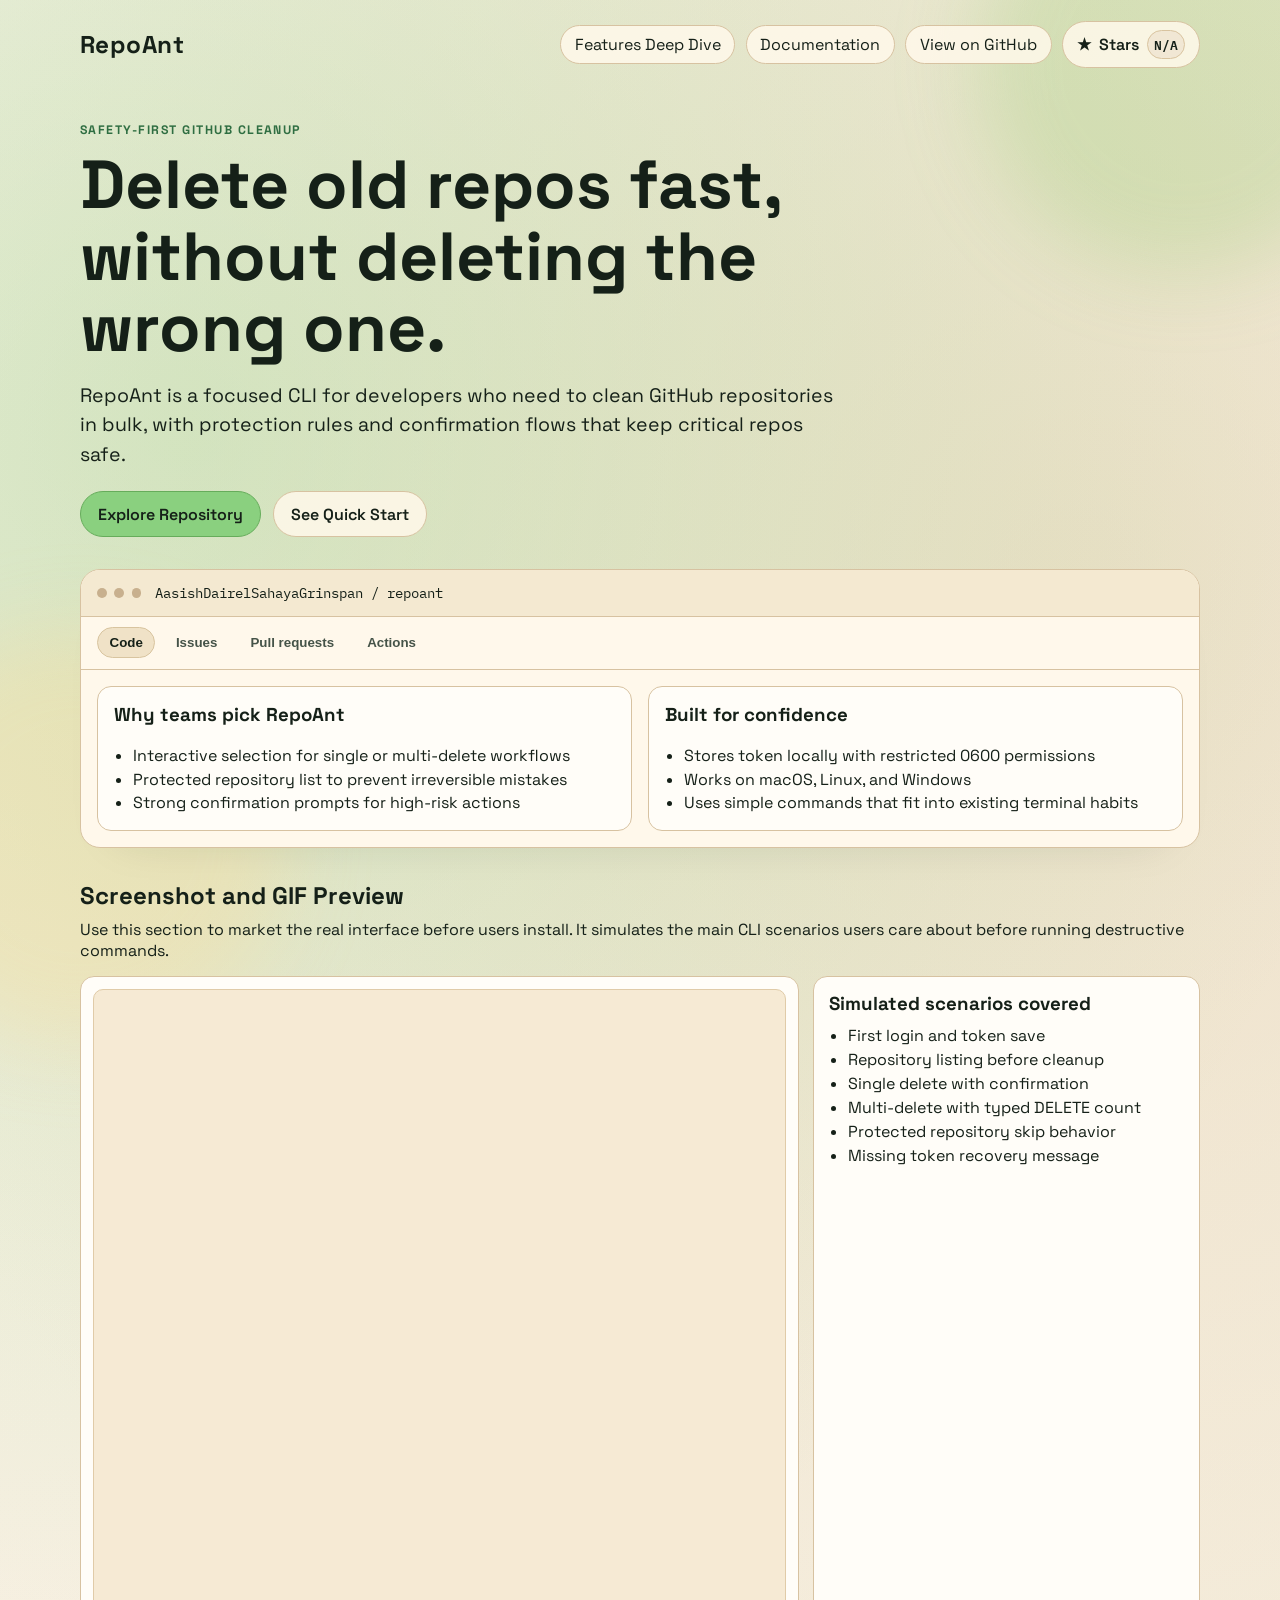
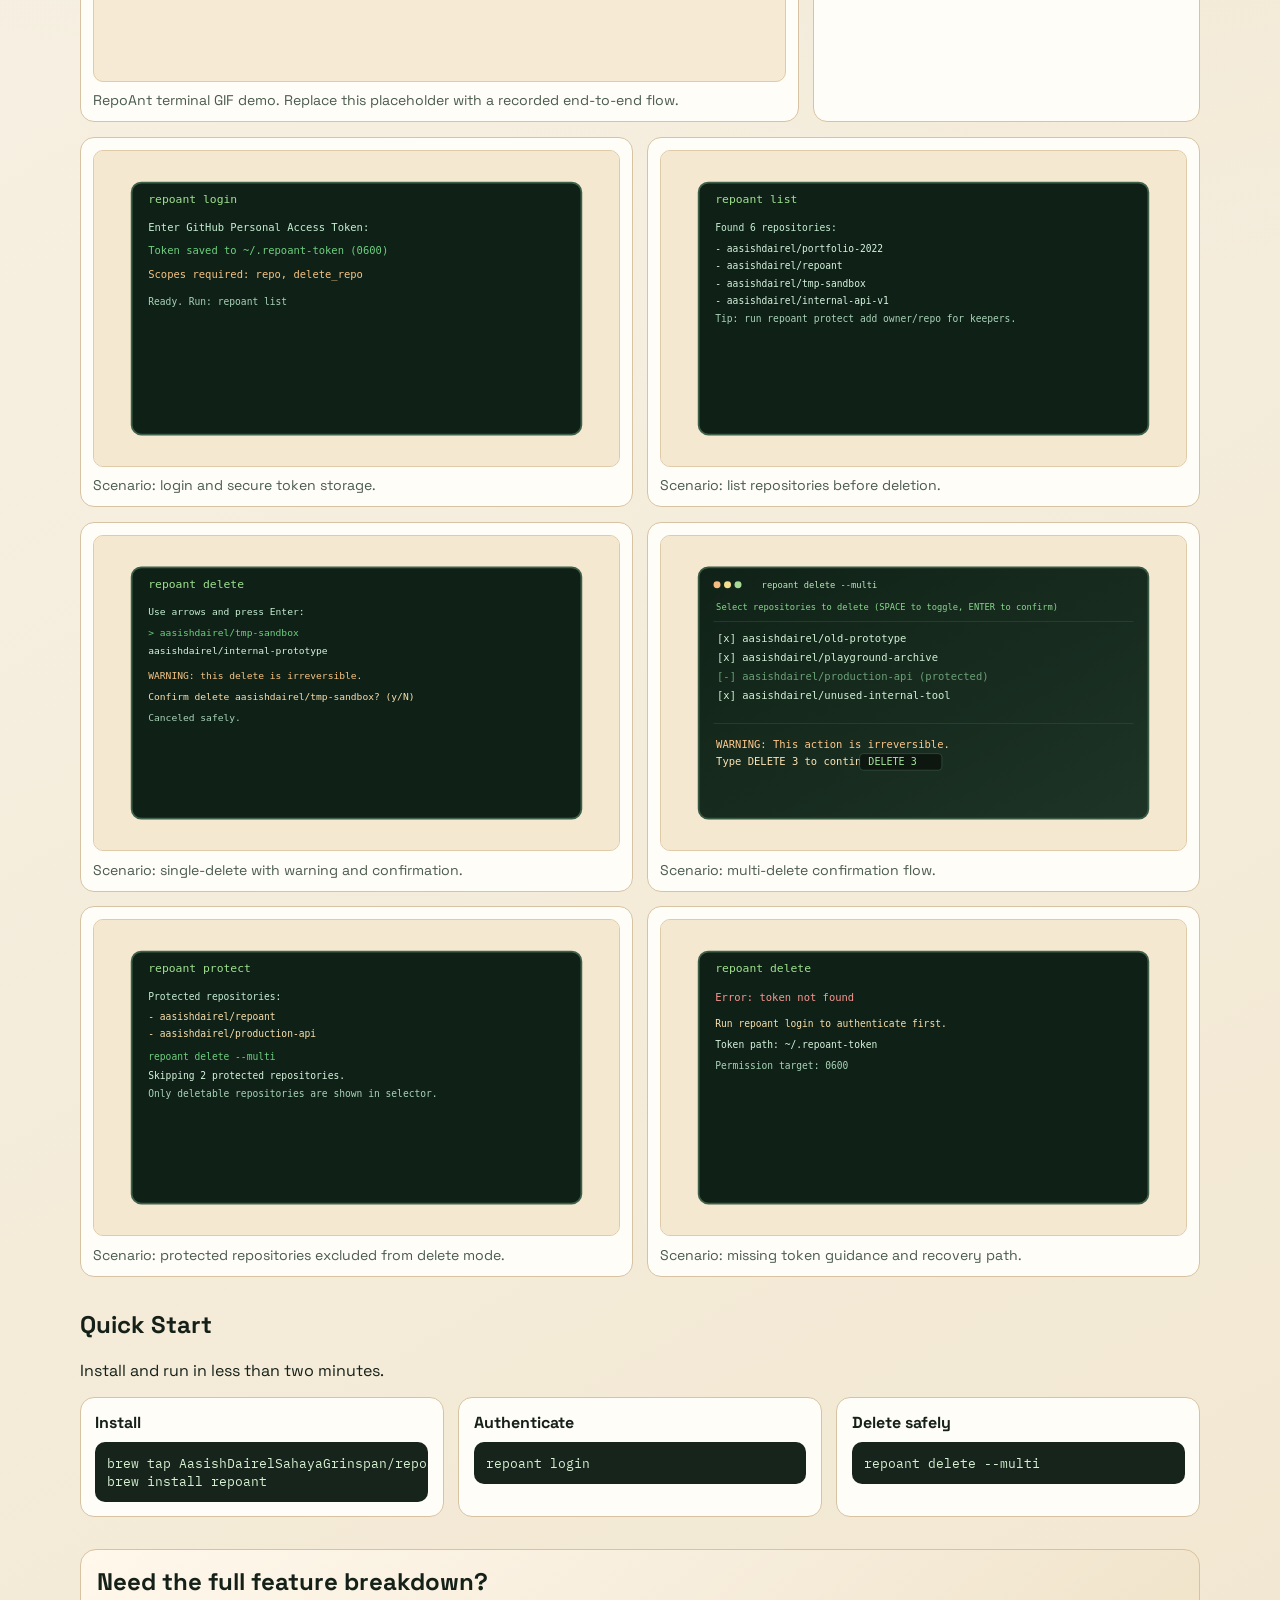
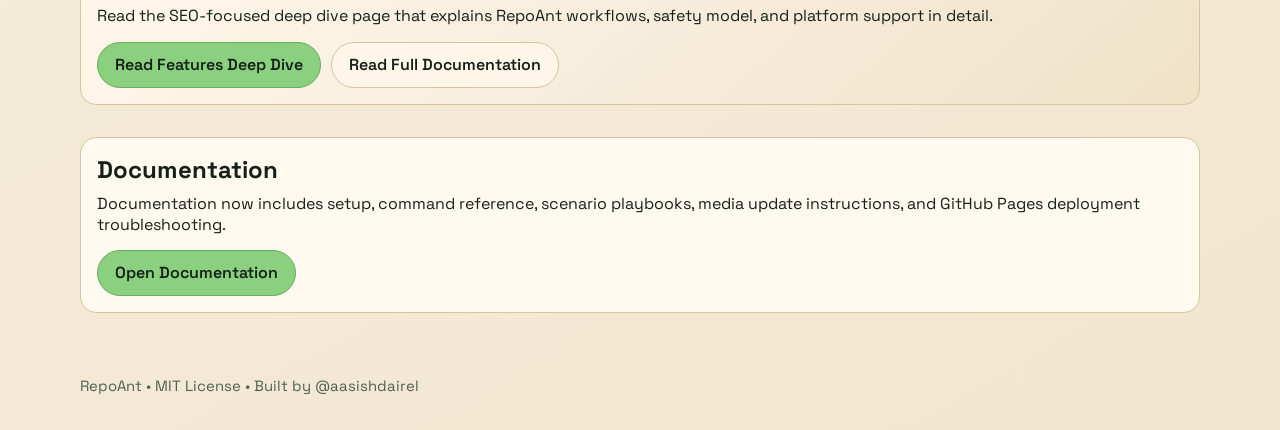
<file: website/index.html>
<!doctype html>
<html lang="en">
  <head>
    <meta charset="UTF-8" />
    <meta name="viewport" content="width=device-width, initial-scale=1.0" />
    <title>RepoAnt | Delete GitHub Repositories Safely</title>
    <meta
      name="description"
      content="RepoAnt is a safety-first CLI for listing, protecting, and deleting GitHub repositories with confidence."
    />
    <meta
      name="keywords"
      content="RepoAnt, GitHub repository deletion, delete GitHub repos, safe cleanup CLI, protected repositories"
    />
    <meta property="og:title" content="RepoAnt | Delete GitHub Repositories Safely" />
    <meta
      property="og:description"
      content="A safety-first CLI for repository cleanup with protected lists and explicit confirmation flows."
    />
    <meta property="og:type" content="website" />
    <meta property="og:url" content="https://aasishdairelsahayagrinspan.github.io/RepoAnt/" />
    <link rel="canonical" href="https://aasishdairelsahayagrinspan.github.io/RepoAnt/" />
    <link rel="preconnect" href="https://fonts.googleapis.com" />
    <link rel="preconnect" href="https://fonts.gstatic.com" crossorigin />
    <link
      href="https://fonts.googleapis.com/css2?family=Space+Grotesk:wght@400;500;700&family=IBM+Plex+Mono:wght@400;600&display=swap"
      rel="stylesheet"
    />
    <link rel="stylesheet" href="styles.css" />
  </head>
  <body data-owner="AasishDairelSahayaGrinspan" data-repo="repoant">
    <div class="bg-orb orb-a" aria-hidden="true"></div>
    <div class="bg-orb orb-b" aria-hidden="true"></div>

    <header class="topbar">
      <a class="brand" href="index.html">RepoAnt</a>
      <div class="repo-actions">
        <a class="ghost-btn" href="features.html">Features Deep Dive</a>
        <a class="ghost-btn" href="documentation.html">Documentation</a>
        <a
          id="repo-link"
          class="ghost-btn"
          href="https://github.com/AasishDairelSahayaGrinspan/repoant"
          target="_blank"
          rel="noreferrer"
        >
          View on GitHub
        </a>
        <a id="star-link" class="star-btn" href="#" target="_blank" rel="noreferrer">
          <span class="star-icon" aria-hidden="true">★</span>
          <span>Stars</span>
          <span id="star-count" class="count-pill">...</span>
        </a>
      </div>
    </header>

    <main>
      <section class="hero reveal">
        <p class="eyebrow">Safety-first GitHub cleanup</p>
        <h1>Delete old repos fast, without deleting the wrong one.</h1>
        <p class="lead">
          RepoAnt is a focused CLI for developers who need to clean GitHub repositories in bulk,
          with protection rules and confirmation flows that keep critical repos safe.
        </p>
        <div class="hero-cta">
          <a
            class="primary-btn"
            href="https://github.com/AasishDairelSahayaGrinspan/repoant"
            target="_blank"
            rel="noreferrer"
          >
            Explore Repository
          </a>
          <a class="secondary-btn" href="#quickstart">See Quick Start</a>
        </div>
      </section>

      <section class="repo-shell reveal">
        <div class="repo-shell-header">
          <span class="dot"></span>
          <span class="dot"></span>
          <span class="dot"></span>
          <p>AasishDairelSahayaGrinspan / repoant</p>
        </div>
        <div class="repo-shell-tabs">
          <button class="active" type="button">Code</button>
          <button type="button">Issues</button>
          <button type="button">Pull requests</button>
          <button type="button">Actions</button>
        </div>
        <div class="repo-grid">
          <article>
            <h3>Why teams pick RepoAnt</h3>
            <ul>
              <li>Interactive selection for single or multi-delete workflows</li>
              <li>Protected repository list to prevent irreversible mistakes</li>
              <li>Strong confirmation prompts for high-risk actions</li>
            </ul>
          </article>
          <article>
            <h3>Built for confidence</h3>
            <ul>
              <li>Stores token locally with restricted 0600 permissions</li>
              <li>Works on macOS, Linux, and Windows</li>
              <li>Uses simple commands that fit into existing terminal habits</li>
            </ul>
          </article>
        </div>
      </section>

      <section id="showcase" class="showcase reveal">
        <h2>Screenshot and GIF Preview</h2>
        <p>
          Use this section to market the real interface before users install. It simulates the
          main CLI scenarios users care about before running destructive commands.
        </p>

        <div class="media-featured">
          <figure class="media-card media-card-large">
            <img
              src="assets/repoant-demo.gif"
              alt="RepoAnt terminal GIF demo"
              loading="lazy"
            />
            <figcaption>
              RepoAnt terminal GIF demo. Replace this placeholder with a recorded end-to-end flow.
            </figcaption>
          </figure>
          <div class="scenario-list" aria-label="Simulated scenarios covered">
            <h3>Simulated scenarios covered</h3>
            <ul>
              <li>First login and token save</li>
              <li>Repository listing before cleanup</li>
              <li>Single delete with confirmation</li>
              <li>Multi-delete with typed DELETE count</li>
              <li>Protected repository skip behavior</li>
              <li>Missing token recovery message</li>
            </ul>
          </div>
        </div>

        <div class="scenario-grid" aria-label="RepoAnt scenario screenshots">
          <figure class="media-card">
            <img
              src="assets/scenario-login.svg"
              alt="RepoAnt login scenario screenshot"
              loading="lazy"
            />
            <figcaption>Scenario: login and secure token storage.</figcaption>
          </figure>
          <figure class="media-card">
            <img
              src="assets/scenario-list.svg"
              alt="RepoAnt list repositories scenario screenshot"
              loading="lazy"
            />
            <figcaption>Scenario: list repositories before deletion.</figcaption>
          </figure>
          <figure class="media-card">
            <img
              src="assets/scenario-single-delete.svg"
              alt="RepoAnt single-delete scenario screenshot"
              loading="lazy"
            />
            <figcaption>Scenario: single-delete with warning and confirmation.</figcaption>
          </figure>
          <figure class="media-card">
            <img
              src="assets/repoant-screenshot.svg"
              alt="RepoAnt terminal screenshot showing safe multi-delete confirmation"
              loading="lazy"
            />
            <figcaption>Scenario: multi-delete confirmation flow.</figcaption>
          </figure>
          <figure class="media-card">
            <img
              src="assets/scenario-protected.svg"
              alt="RepoAnt protected repository scenario screenshot"
              loading="lazy"
            />
            <figcaption>Scenario: protected repositories excluded from delete mode.</figcaption>
          </figure>
          <figure class="media-card">
            <img
              src="assets/scenario-token-missing.svg"
              alt="RepoAnt missing token scenario screenshot"
              loading="lazy"
            />
            <figcaption>Scenario: missing token guidance and recovery path.</figcaption>
          </figure>
        </div>
      </section>

      <section id="quickstart" class="quickstart reveal">
        <h2>Quick Start</h2>
        <p>Install and run in less than two minutes.</p>
        <div class="commands">
          <div class="command-card">
            <h4>Install</h4>
            <pre><code>brew tap AasishDairelSahayaGrinspan/repoant
brew install repoant</code></pre>
          </div>
          <div class="command-card">
            <h4>Authenticate</h4>
            <pre><code>repoant login</code></pre>
          </div>
          <div class="command-card">
            <h4>Delete safely</h4>
            <pre><code>repoant delete --multi</code></pre>
          </div>
        </div>
      </section>

      <section class="seo-cta reveal">
        <h2>Need the full feature breakdown?</h2>
        <p>
          Read the SEO-focused deep dive page that explains RepoAnt workflows, safety model,
          and platform support in detail.
        </p>
        <div class="cta-row">
          <a class="primary-btn" href="features.html">Read Features Deep Dive</a>
          <a class="secondary-btn" href="documentation.html">Read Full Documentation</a>
        </div>
      </section>

      <section class="docs-hub reveal">
        <h2>Documentation</h2>
        <p>
          Documentation now includes setup, command reference, scenario playbooks, media update
          instructions, and GitHub Pages deployment troubleshooting.
        </p>
        <a class="primary-btn" href="documentation.html">Open Documentation</a>
      </section>
    </main>

    <footer class="reveal">
      <p>RepoAnt • MIT License • Built by @aasishdairel</p>
    </footer>

    <script src="script.js"></script>
  </body>
</html>
</file>
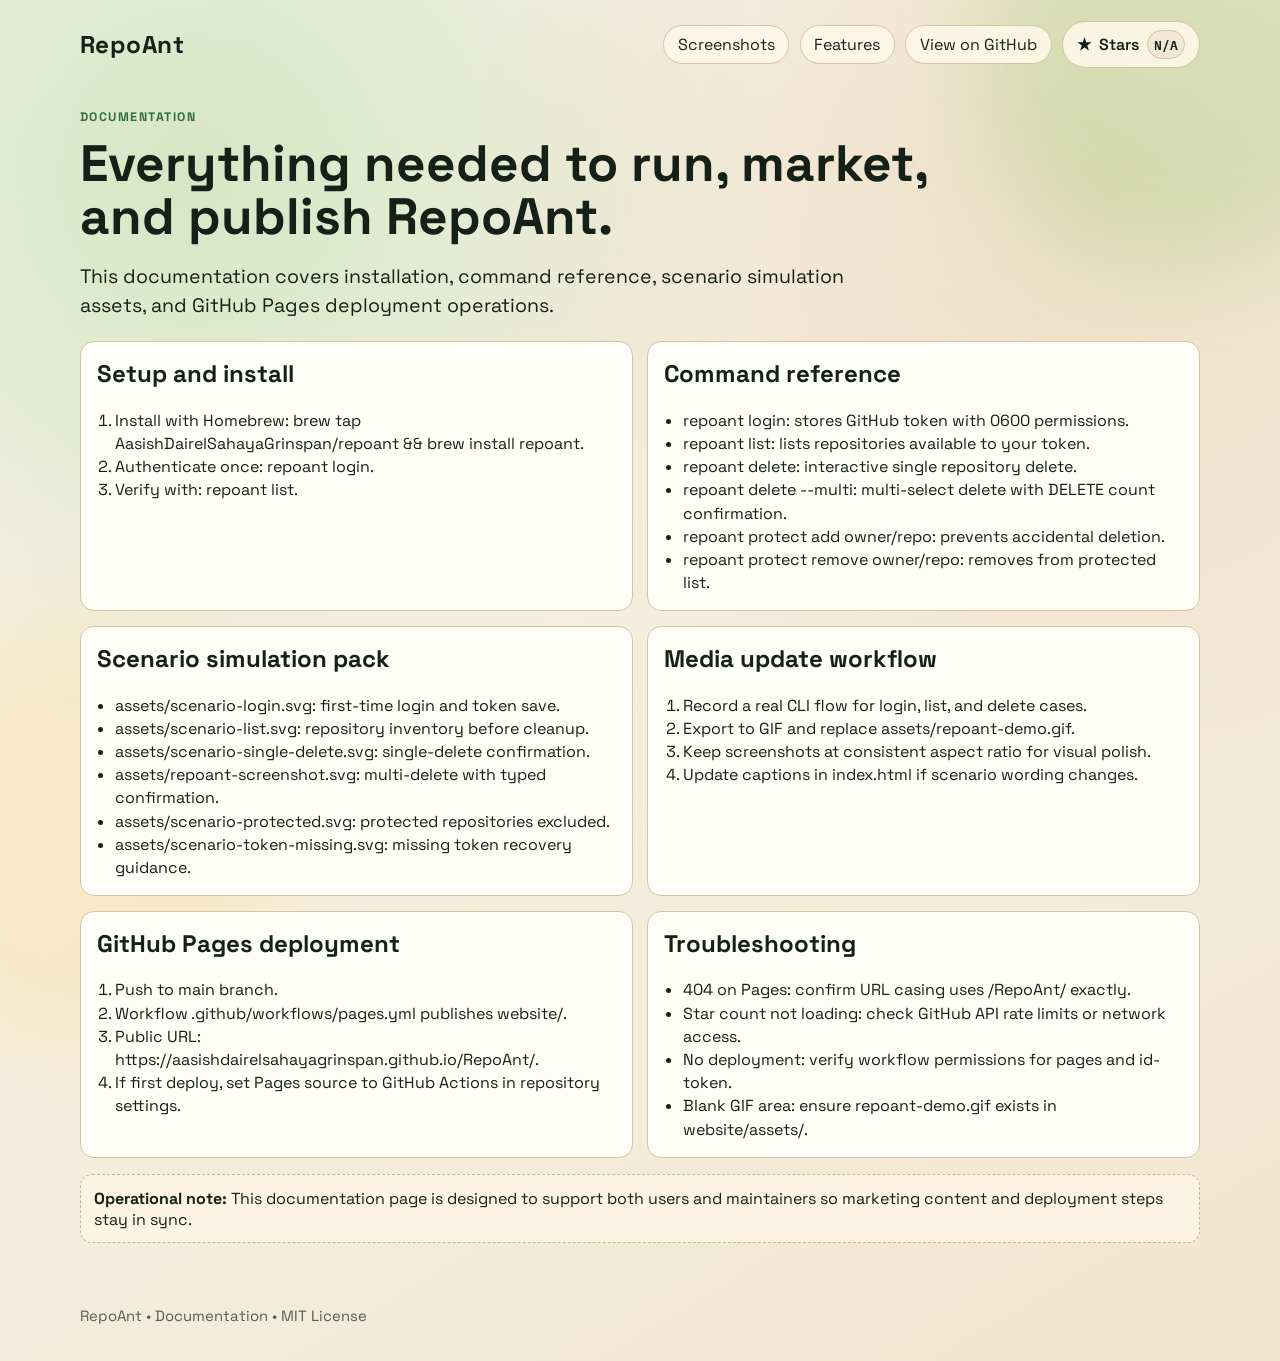
<file: website/documentation.html>
<!doctype html>
<html lang="en">
  <head>
    <meta charset="UTF-8" />
    <meta name="viewport" content="width=device-width, initial-scale=1.0" />
    <title>RepoAnt Documentation | Setup, Commands, Scenarios, and Deployment</title>
    <meta
      name="description"
      content="Complete RepoAnt documentation for setup, command usage, scenario simulations, media updates, and GitHub Pages deployment."
    />
    <meta
      name="keywords"
      content="RepoAnt documentation, RepoAnt commands, GitHub repo cleanup CLI, GitHub Pages deployment, RepoAnt scenarios"
    />
    <meta property="og:title" content="RepoAnt Documentation" />
    <meta
      property="og:description"
      content="Read full RepoAnt documentation including install, command reference, scenario playbooks, and deployment troubleshooting."
    />
    <meta property="og:type" content="website" />
    <meta
      property="og:url"
      content="https://aasishdairelsahayagrinspan.github.io/RepoAnt/documentation.html"
    />
    <link
      rel="canonical"
      href="https://aasishdairelsahayagrinspan.github.io/RepoAnt/documentation.html"
    />
    <link rel="preconnect" href="https://fonts.googleapis.com" />
    <link rel="preconnect" href="https://fonts.gstatic.com" crossorigin />
    <link
      href="https://fonts.googleapis.com/css2?family=Space+Grotesk:wght@400;500;700&family=IBM+Plex+Mono:wght@400;600&display=swap"
      rel="stylesheet"
    />
    <link rel="stylesheet" href="styles.css" />
  </head>
  <body data-owner="AasishDairelSahayaGrinspan" data-repo="repoant">
    <div class="bg-orb orb-a" aria-hidden="true"></div>
    <div class="bg-orb orb-b" aria-hidden="true"></div>

    <header class="topbar">
      <a class="brand" href="index.html">RepoAnt</a>
      <div class="repo-actions">
        <a class="ghost-btn" href="index.html#showcase">Screenshots</a>
        <a class="ghost-btn" href="features.html">Features</a>
        <a id="repo-link" class="ghost-btn" href="#" target="_blank" rel="noreferrer">
          View on GitHub
        </a>
        <a id="star-link" class="star-btn" href="#" target="_blank" rel="noreferrer">
          <span class="star-icon" aria-hidden="true">★</span>
          <span>Stars</span>
          <span id="star-count" class="count-pill">...</span>
        </a>
      </div>
    </header>

    <main class="docs-main">
      <section class="deep-hero reveal">
        <p class="eyebrow">Documentation</p>
        <h1>Everything needed to run, market, and publish RepoAnt.</h1>
        <p class="lead">
          This documentation covers installation, command reference, scenario simulation assets,
          and GitHub Pages deployment operations.
        </p>
      </section>

      <section class="docs-grid reveal" aria-label="RepoAnt documentation sections">
        <article class="docs-card">
          <h2>Setup and install</h2>
          <ol>
            <li>Install with Homebrew: brew tap AasishDairelSahayaGrinspan/repoant && brew install repoant.</li>
            <li>Authenticate once: repoant login.</li>
            <li>Verify with: repoant list.</li>
          </ol>
        </article>

        <article class="docs-card">
          <h2>Command reference</h2>
          <ul>
            <li>repoant login: stores GitHub token with 0600 permissions.</li>
            <li>repoant list: lists repositories available to your token.</li>
            <li>repoant delete: interactive single repository delete.</li>
            <li>repoant delete --multi: multi-select delete with DELETE count confirmation.</li>
            <li>repoant protect add owner/repo: prevents accidental deletion.</li>
            <li>repoant protect remove owner/repo: removes from protected list.</li>
          </ul>
        </article>

        <article class="docs-card">
          <h2>Scenario simulation pack</h2>
          <ul>
            <li>assets/scenario-login.svg: first-time login and token save.</li>
            <li>assets/scenario-list.svg: repository inventory before cleanup.</li>
            <li>assets/scenario-single-delete.svg: single-delete confirmation.</li>
            <li>assets/repoant-screenshot.svg: multi-delete with typed confirmation.</li>
            <li>assets/scenario-protected.svg: protected repositories excluded.</li>
            <li>assets/scenario-token-missing.svg: missing token recovery guidance.</li>
          </ul>
        </article>

        <article class="docs-card">
          <h2>Media update workflow</h2>
          <ol>
            <li>Record a real CLI flow for login, list, and delete cases.</li>
            <li>Export to GIF and replace assets/repoant-demo.gif.</li>
            <li>Keep screenshots at consistent aspect ratio for visual polish.</li>
            <li>Update captions in index.html if scenario wording changes.</li>
          </ol>
        </article>

        <article class="docs-card">
          <h2>GitHub Pages deployment</h2>
          <ol>
            <li>Push to main branch.</li>
            <li>Workflow .github/workflows/pages.yml publishes website/.</li>
            <li>Public URL: https://aasishdairelsahayagrinspan.github.io/RepoAnt/.</li>
            <li>If first deploy, set Pages source to GitHub Actions in repository settings.</li>
          </ol>
        </article>

        <article class="docs-card">
          <h2>Troubleshooting</h2>
          <ul>
            <li>404 on Pages: confirm URL casing uses /RepoAnt/ exactly.</li>
            <li>Star count not loading: check GitHub API rate limits or network access.</li>
            <li>No deployment: verify workflow permissions for pages and id-token.</li>
            <li>Blank GIF area: ensure repoant-demo.gif exists in website/assets/.</li>
          </ul>
        </article>
      </section>

      <section class="docs-note reveal">
        <strong>Operational note:</strong>
        This documentation page is designed to support both users and maintainers so marketing
        content and deployment steps stay in sync.
      </section>
    </main>

    <footer class="reveal">
      <p>RepoAnt • Documentation • MIT License</p>
    </footer>

    <script src="script.js"></script>
  </body>
</html>
</file>
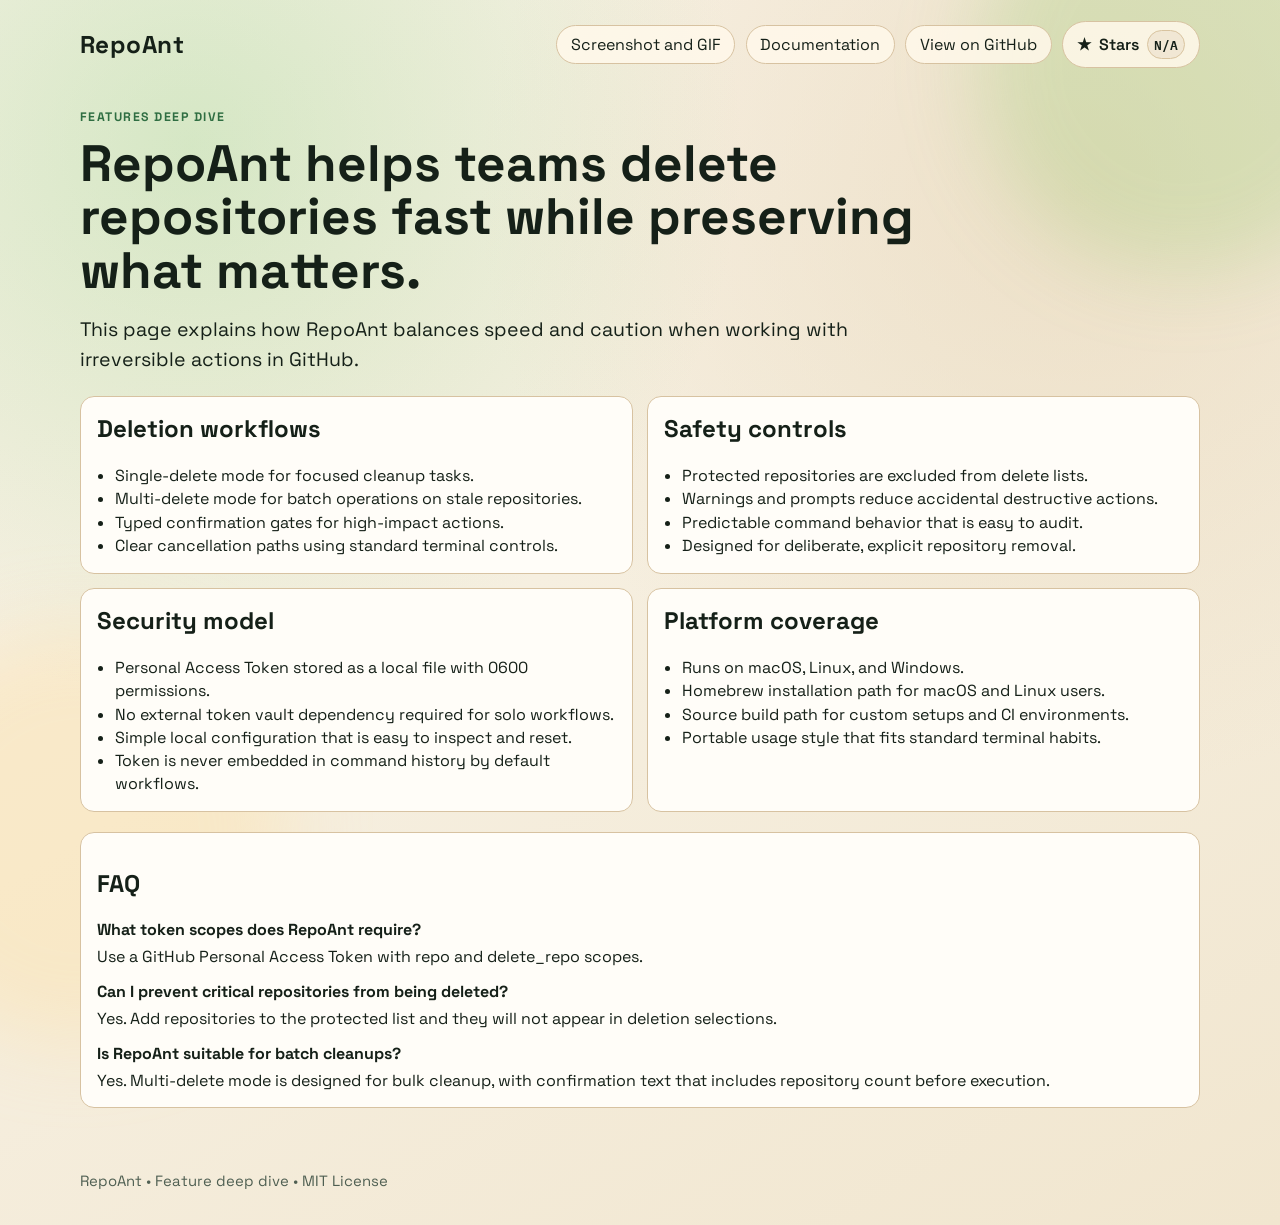
<file: website/features.html>
<!doctype html>
<html lang="en">
  <head>
    <meta charset="UTF-8" />
    <meta name="viewport" content="width=device-width, initial-scale=1.0" />
    <title>RepoAnt Features Deep Dive | Safe GitHub Repository Deletion CLI</title>
    <meta
      name="description"
      content="Deep dive into RepoAnt features: safe multi-delete, protected repositories, secure token handling, and cross-platform support."
    />
    <meta
      name="keywords"
      content="RepoAnt, GitHub repository deletion, delete repositories CLI, protected repositories, safe GitHub cleanup, Go CLI"
    />
    <meta property="og:title" content="RepoAnt Features Deep Dive" />
    <meta
      property="og:description"
      content="Learn how RepoAnt helps developers clean up GitHub repositories safely with protection rules and deliberate confirmations."
    />
    <meta property="og:type" content="website" />
    <meta property="og:url" content="https://aasishdairelsahayagrinspan.github.io/RepoAnt/features.html" />
    <link
      rel="canonical"
      href="https://aasishdairelsahayagrinspan.github.io/RepoAnt/features.html"
    />
    <link rel="preconnect" href="https://fonts.googleapis.com" />
    <link rel="preconnect" href="https://fonts.gstatic.com" crossorigin />
    <link
      href="https://fonts.googleapis.com/css2?family=Space+Grotesk:wght@400;500;700&family=IBM+Plex+Mono:wght@400;600&display=swap"
      rel="stylesheet"
    />
    <link rel="stylesheet" href="styles.css" />
    <script type="application/ld+json">
      {
        "@context": "https://schema.org",
        "@type": "SoftwareApplication",
        "name": "RepoAnt",
        "applicationCategory": "DeveloperApplication",
        "operatingSystem": "macOS, Linux, Windows",
        "codeRepository": "https://github.com/AasishDairelSahayaGrinspan/repoant",
        "license": "https://opensource.org/license/mit/",
        "description": "RepoAnt is a safety-first CLI for listing, protecting, and deleting GitHub repositories.",
        "offers": {
          "@type": "Offer",
          "price": "0",
          "priceCurrency": "USD"
        }
      }
    </script>
  </head>
  <body data-owner="AasishDairelSahayaGrinspan" data-repo="repoant">
    <div class="bg-orb orb-a" aria-hidden="true"></div>
    <div class="bg-orb orb-b" aria-hidden="true"></div>

    <header class="topbar">
      <a class="brand" href="index.html">RepoAnt</a>
      <div class="repo-actions">
        <a class="ghost-btn" href="index.html#showcase">Screenshot and GIF</a>
        <a class="ghost-btn" href="documentation.html">Documentation</a>
        <a id="repo-link" class="ghost-btn" href="#" target="_blank" rel="noreferrer">
          View on GitHub
        </a>
        <a id="star-link" class="star-btn" href="#" target="_blank" rel="noreferrer">
          <span class="star-icon" aria-hidden="true">★</span>
          <span>Stars</span>
          <span id="star-count" class="count-pill">...</span>
        </a>
      </div>
    </header>

    <main class="deep-main">
      <section class="deep-hero reveal">
        <p class="eyebrow">Features deep dive</p>
        <h1>RepoAnt helps teams delete repositories fast while preserving what matters.</h1>
        <p class="lead">
          This page explains how RepoAnt balances speed and caution when working with irreversible
          actions in GitHub.
        </p>
      </section>

      <section class="feature-clusters reveal" aria-label="RepoAnt feature clusters">
        <article class="cluster-card">
          <h2>Deletion workflows</h2>
          <ul>
            <li>Single-delete mode for focused cleanup tasks.</li>
            <li>Multi-delete mode for batch operations on stale repositories.</li>
            <li>Typed confirmation gates for high-impact actions.</li>
            <li>Clear cancellation paths using standard terminal controls.</li>
          </ul>
        </article>

        <article class="cluster-card">
          <h2>Safety controls</h2>
          <ul>
            <li>Protected repositories are excluded from delete lists.</li>
            <li>Warnings and prompts reduce accidental destructive actions.</li>
            <li>Predictable command behavior that is easy to audit.</li>
            <li>Designed for deliberate, explicit repository removal.</li>
          </ul>
        </article>

        <article class="cluster-card">
          <h2>Security model</h2>
          <ul>
            <li>Personal Access Token stored as a local file with 0600 permissions.</li>
            <li>No external token vault dependency required for solo workflows.</li>
            <li>Simple local configuration that is easy to inspect and reset.</li>
            <li>Token is never embedded in command history by default workflows.</li>
          </ul>
        </article>

        <article class="cluster-card">
          <h2>Platform coverage</h2>
          <ul>
            <li>Runs on macOS, Linux, and Windows.</li>
            <li>Homebrew installation path for macOS and Linux users.</li>
            <li>Source build path for custom setups and CI environments.</li>
            <li>Portable usage style that fits standard terminal habits.</li>
          </ul>
        </article>
      </section>

      <section class="faq reveal" aria-label="Frequently asked questions">
        <h2>FAQ</h2>
        <div class="faq-item">
          <h3>What token scopes does RepoAnt require?</h3>
          <p>Use a GitHub Personal Access Token with repo and delete_repo scopes.</p>
        </div>
        <div class="faq-item">
          <h3>Can I prevent critical repositories from being deleted?</h3>
          <p>
            Yes. Add repositories to the protected list and they will not appear in deletion
            selections.
          </p>
        </div>
        <div class="faq-item">
          <h3>Is RepoAnt suitable for batch cleanups?</h3>
          <p>
            Yes. Multi-delete mode is designed for bulk cleanup, with confirmation text that includes
            repository count before execution.
          </p>
        </div>
      </section>
    </main>

    <footer class="reveal">
      <p>RepoAnt • Feature deep dive • MIT License</p>
    </footer>

    <script src="script.js"></script>
  </body>
</html>
</file>
<file: website/styles.css>
:root {
  --paper: #f6efe0;
  --ink: #152018;
  --mint: #8ad07f;
  --moss: #2f6e42;
  --sand: #e7d6b8;
  --panel: #fff8eb;
  --line: #d7c2a1;
  --shadow: rgba(25, 39, 26, 0.18);
}

* {
  box-sizing: border-box;
}

body {
  margin: 0;
  min-height: 100vh;
  font-family: "Space Grotesk", sans-serif;
  color: var(--ink);
  background:
    radial-gradient(circle at 15% 12%, rgba(138, 208, 127, 0.32), transparent 36%),
    radial-gradient(circle at 84% 16%, rgba(231, 214, 184, 0.62), transparent 40%),
    linear-gradient(150deg, #faf3e8 0%, #f6efe0 45%, #f1e6cf 100%);
  overflow-x: hidden;
}

.bg-orb {
  position: fixed;
  width: 26rem;
  height: 26rem;
  border-radius: 50%;
  filter: blur(40px);
  pointer-events: none;
  z-index: -1;
}

.orb-a {
  background: rgba(129, 196, 89, 0.22);
  top: -9rem;
  right: -7rem;
}

.orb-b {
  background: rgba(255, 219, 147, 0.3);
  bottom: -9rem;
  left: -8rem;
}

.topbar,
main,
footer {
  width: min(1120px, calc(100% - 2.2rem));
  margin: 0 auto;
}

.topbar {
  display: flex;
  justify-content: space-between;
  align-items: center;
  padding: 1.3rem 0 0.6rem;
}

.brand {
  text-decoration: none;
  color: var(--ink);
  font-size: clamp(1.2rem, 1.2rem + 0.4vw, 1.6rem);
  font-weight: 700;
  letter-spacing: 0.02em;
}

.repo-actions {
  display: flex;
  gap: 0.65rem;
  align-items: center;
}

.ghost-btn,
.star-btn,
.primary-btn,
.secondary-btn {
  border: 1px solid var(--line);
  border-radius: 999px;
  text-decoration: none;
  color: var(--ink);
  display: inline-flex;
  align-items: center;
  gap: 0.5rem;
  transition: transform 0.25s ease, box-shadow 0.25s ease, background 0.25s ease;
}

.ghost-btn,
.star-btn {
  padding: 0.5rem 0.85rem;
  background: rgba(255, 248, 235, 0.86);
}

.star-btn {
  font-weight: 600;
}

.count-pill {
  min-width: 2.3rem;
  text-align: center;
  padding: 0.17rem 0.4rem;
  border-radius: 999px;
  font-family: "IBM Plex Mono", monospace;
  background: #f1e7d4;
  border: 1px solid #d8c39f;
  font-size: 0.82rem;
}

.ghost-btn:hover,
.star-btn:hover,
.primary-btn:hover,
.secondary-btn:hover {
  transform: translateY(-1px);
  box-shadow: 0 10px 20px -14px var(--shadow);
}

main {
  padding: 2rem 0 3rem;
}

.hero {
  max-width: 760px;
}

.eyebrow {
  text-transform: uppercase;
  letter-spacing: 0.12em;
  font-size: 0.77rem;
  color: var(--moss);
  font-weight: 700;
  margin-bottom: 0.7rem;
}

h1 {
  margin: 0;
  line-height: 1.05;
  font-size: clamp(2rem, 1.1rem + 4.2vw, 4.25rem);
}

.lead {
  max-width: 64ch;
  margin: 1.1rem 0 0;
  font-size: clamp(1rem, 0.95rem + 0.35vw, 1.22rem);
  line-height: 1.5;
}

.hero-cta {
  margin-top: 1.4rem;
  display: flex;
  gap: 0.78rem;
  flex-wrap: wrap;
}

.primary-btn,
.secondary-btn {
  padding: 0.72rem 1.05rem;
  font-weight: 600;
}

.primary-btn {
  background: var(--mint);
  border-color: #66ac5b;
}

.secondary-btn {
  background: rgba(255, 248, 235, 0.86);
}

.repo-shell {
  margin-top: 2rem;
  border-radius: 20px;
  border: 1px solid var(--line);
  background: var(--panel);
  box-shadow: 0 25px 45px -40px var(--shadow);
  overflow: hidden;
}

.repo-shell-header {
  display: flex;
  align-items: center;
  gap: 0.46rem;
  padding: 0.85rem 1rem;
  border-bottom: 1px solid var(--line);
  background: #f4e9d1;
}

.dot {
  width: 0.62rem;
  height: 0.62rem;
  border-radius: 999px;
  background: #c8b08e;
}

.repo-shell-header p {
  margin: 0 0 0 0.38rem;
  font-family: "IBM Plex Mono", monospace;
  font-size: 0.87rem;
}

.repo-shell-tabs {
  display: flex;
  gap: 0.5rem;
  padding: 0.65rem 1rem;
  border-bottom: 1px solid var(--line);
}

.repo-shell-tabs button {
  border: 1px solid transparent;
  background: transparent;
  border-radius: 999px;
  padding: 0.45rem 0.72rem;
  color: #455348;
  font-weight: 600;
}

.repo-shell-tabs .active {
  background: #f0e2c7;
  border-color: #d8c49f;
  color: var(--ink);
}

.repo-grid {
  display: grid;
  grid-template-columns: repeat(2, minmax(0, 1fr));
  gap: 1rem;
  padding: 1rem;
}

.repo-grid article {
  border: 1px solid var(--line);
  border-radius: 14px;
  padding: 1rem;
  background: #fffdf8;
}

.repo-grid h3,
.quickstart h2 {
  margin-top: 0;
}

.repo-grid ul {
  margin: 0.6rem 0 0;
  padding-left: 1.2rem;
  line-height: 1.45;
}

.quickstart {
  margin-top: 2rem;
}

.showcase {
  margin-top: 2rem;
}

.showcase h2,
.seo-cta h2 {
  margin: 0;
}

.showcase p,
.seo-cta p {
  margin: 0.5rem 0 0;
}

.media-grid {
  margin-top: 0.95rem;
  display: grid;
  grid-template-columns: repeat(2, minmax(0, 1fr));
  gap: 0.9rem;
}

.media-featured {
  margin-top: 0.95rem;
  display: grid;
  grid-template-columns: 1.3fr 0.7fr;
  gap: 0.9rem;
}

.media-card-large {
  margin: 0;
}

.scenario-list {
  border: 1px solid var(--line);
  border-radius: 14px;
  background: #fffdf8;
  padding: 0.95rem;
}

.scenario-list h3 {
  margin-top: 0;
  margin-bottom: 0.55rem;
}

.scenario-list ul {
  margin: 0;
  padding-left: 1.15rem;
  line-height: 1.5;
}

.scenario-grid {
  margin-top: 0.9rem;
  display: grid;
  grid-template-columns: repeat(2, minmax(0, 1fr));
  gap: 0.9rem;
}

.media-card {
  margin: 0;
  border: 1px solid var(--line);
  border-radius: 14px;
  padding: 0.75rem;
  background: #fffdf8;
}

.media-card img {
  width: 100%;
  border-radius: 10px;
  border: 1px solid #e0cba8;
  display: block;
  background: #f6ead4;
}

.media-card figcaption {
  margin-top: 0.6rem;
  color: #4b5b4e;
  font-size: 0.88rem;
}

.commands {
  display: grid;
  grid-template-columns: repeat(3, minmax(0, 1fr));
  gap: 0.9rem;
  margin-top: 0.8rem;
}

.command-card {
  border-radius: 14px;
  border: 1px solid var(--line);
  background: #fffdf8;
  padding: 0.9rem;
}

.command-card h4 {
  margin-top: 0;
  margin-bottom: 0.55rem;
}

.seo-cta {
  margin-top: 2rem;
  border: 1px solid var(--line);
  border-radius: 16px;
  background: linear-gradient(140deg, #fff8eb 0%, #f7eddc 50%, #efe2c7 100%);
  padding: 1rem;
}

.seo-cta .primary-btn {
  margin-top: 0.95rem;
}

.cta-row {
  margin-top: 0.95rem;
  display: flex;
  gap: 0.65rem;
  flex-wrap: wrap;
}

.cta-row .primary-btn,
.cta-row .secondary-btn {
  margin-top: 0;
}

.docs-hub {
  margin-top: 2rem;
  border: 1px solid var(--line);
  border-radius: 16px;
  background: #fff9ef;
  padding: 1rem;
}

.docs-hub h2 {
  margin: 0;
}

.docs-hub p {
  margin: 0.5rem 0 0;
}

.docs-hub .primary-btn {
  margin-top: 0.95rem;
}

.deep-main {
  padding-top: 1.2rem;
}

.deep-hero {
  max-width: 900px;
}

.deep-hero h1 {
  font-size: clamp(1.9rem, 1.2rem + 3.2vw, 3.2rem);
}

.feature-clusters {
  margin-top: 1.4rem;
  display: grid;
  grid-template-columns: repeat(2, minmax(0, 1fr));
  gap: 0.9rem;
}

.cluster-card {
  border-radius: 14px;
  border: 1px solid var(--line);
  background: #fffdf8;
  padding: 1rem;
}

.cluster-card h2,
.cluster-card h3 {
  margin-top: 0;
}

.cluster-card ul {
  margin: 0.5rem 0 0;
  padding-left: 1.1rem;
  line-height: 1.45;
}

.faq {
  margin-top: 1.2rem;
  border: 1px solid var(--line);
  border-radius: 14px;
  background: #fffdf8;
  padding: 1rem;
}

.faq-item + .faq-item {
  margin-top: 0.9rem;
}

.faq-item h3 {
  margin: 0;
  font-size: 1rem;
}

.faq-item p {
  margin: 0.35rem 0 0;
}

.docs-main {
  padding-top: 1.2rem;
}

.docs-grid {
  margin-top: 1.3rem;
  display: grid;
  grid-template-columns: repeat(2, minmax(0, 1fr));
  gap: 0.9rem;
}

.docs-card {
  border: 1px solid var(--line);
  border-radius: 14px;
  background: #fffdf8;
  padding: 1rem;
}

.docs-card h2 {
  margin-top: 0;
}

.docs-card ul,
.docs-card ol {
  margin: 0.5rem 0 0;
  padding-left: 1.15rem;
  line-height: 1.45;
}

.docs-note {
  margin-top: 1rem;
  border: 1px dashed #cdb38e;
  border-radius: 12px;
  padding: 0.8rem;
  background: #fcf3e2;
}

pre {
  margin: 0;
  border-radius: 10px;
  background: #17241b;
  color: #d6f1d2;
  padding: 0.75rem;
  overflow-x: auto;
}

code {
  font-family: "IBM Plex Mono", monospace;
  font-size: 0.84rem;
}

footer {
  padding: 0 0 1.3rem;
  color: #4f5f52;
  font-size: 0.93rem;
}

.reveal {
  opacity: 0;
  transform: translateY(10px);
  animation: riseIn 0.65s ease forwards;
}

.repo-shell.reveal {
  animation-delay: 0.1s;
}

.quickstart.reveal {
  animation-delay: 0.22s;
}

footer.reveal {
  animation-delay: 0.31s;
}

@keyframes riseIn {
  to {
    opacity: 1;
    transform: translateY(0);
  }
}

@media (max-width: 920px) {
  .repo-grid,
  .commands,
  .media-grid,
  .feature-clusters,
  .media-featured,
  .scenario-grid,
  .docs-grid {
    grid-template-columns: 1fr;
  }
}

@media (max-width: 640px) {
  .topbar {
    flex-direction: column;
    align-items: flex-start;
    gap: 0.7rem;
  }

  main {
    padding-top: 1.5rem;
  }

  .hero-cta,
  .repo-actions {
    width: 100%;
  }

  .repo-actions {
    flex-wrap: wrap;
  }

  .ghost-btn,
  .star-btn,
  .primary-btn,
  .secondary-btn {
    justify-content: center;
  }
}
</file>
